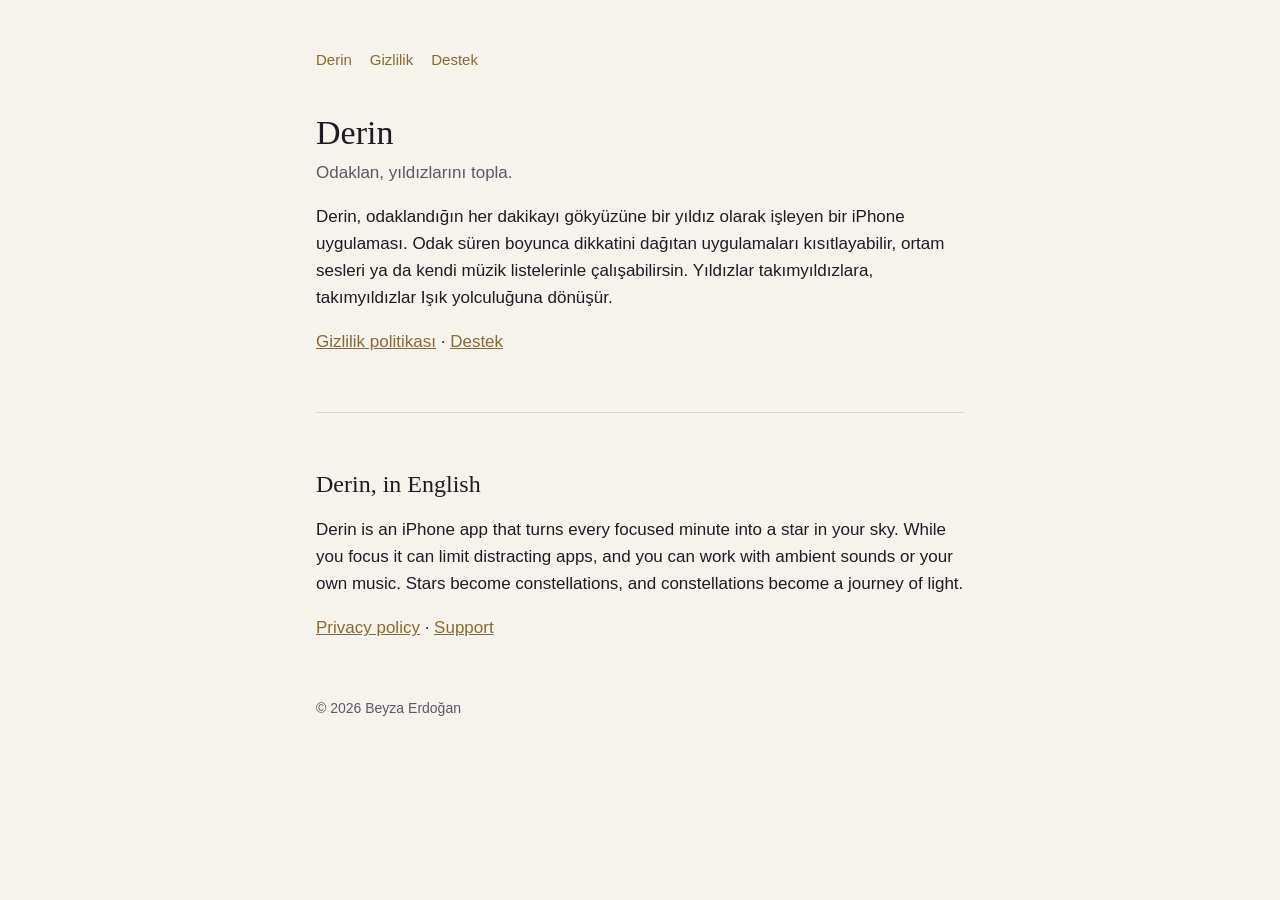
<file: site/index.html>
<!doctype html>
<html lang="tr">
<head>
<meta charset="utf-8">
<meta name="viewport" content="width=device-width, initial-scale=1">
<title>Derin</title>
<link rel="stylesheet" href="style.css">
</head>
<body>
<main>
<nav><a href="./">Derin</a><a href="gizlilik/">Gizlilik</a><a href="destek/">Destek</a></nav>
<h1>Derin</h1>
<p class="lead">Odaklan, yıldızlarını topla.</p>
<p>Derin, odaklandığın her dakikayı gökyüzüne bir yıldız olarak işleyen bir iPhone uygulaması. Odak süren boyunca dikkatini dağıtan uygulamaları kısıtlayabilir, ortam sesleri ya da kendi müzik listelerinle çalışabilirsin. Yıldızlar takımyıldızlara, takımyıldızlar Işık yolculuğuna dönüşür.</p>
<p><a href="gizlilik/">Gizlilik politikası</a> · <a href="destek/">Destek</a></p>
<hr>
<h2 lang="en">Derin, in English</h2>
<p lang="en">Derin is an iPhone app that turns every focused minute into a star in your sky. While you focus it can limit distracting apps, and you can work with ambient sounds or your own music. Stars become constellations, and constellations become a journey of light.</p>
<p lang="en"><a href="gizlilik/#en">Privacy policy</a> · <a href="destek/#en">Support</a></p>
<footer>© 2026 Beyza Erdoğan</footer>
</main>
</body>
</html>
</file>
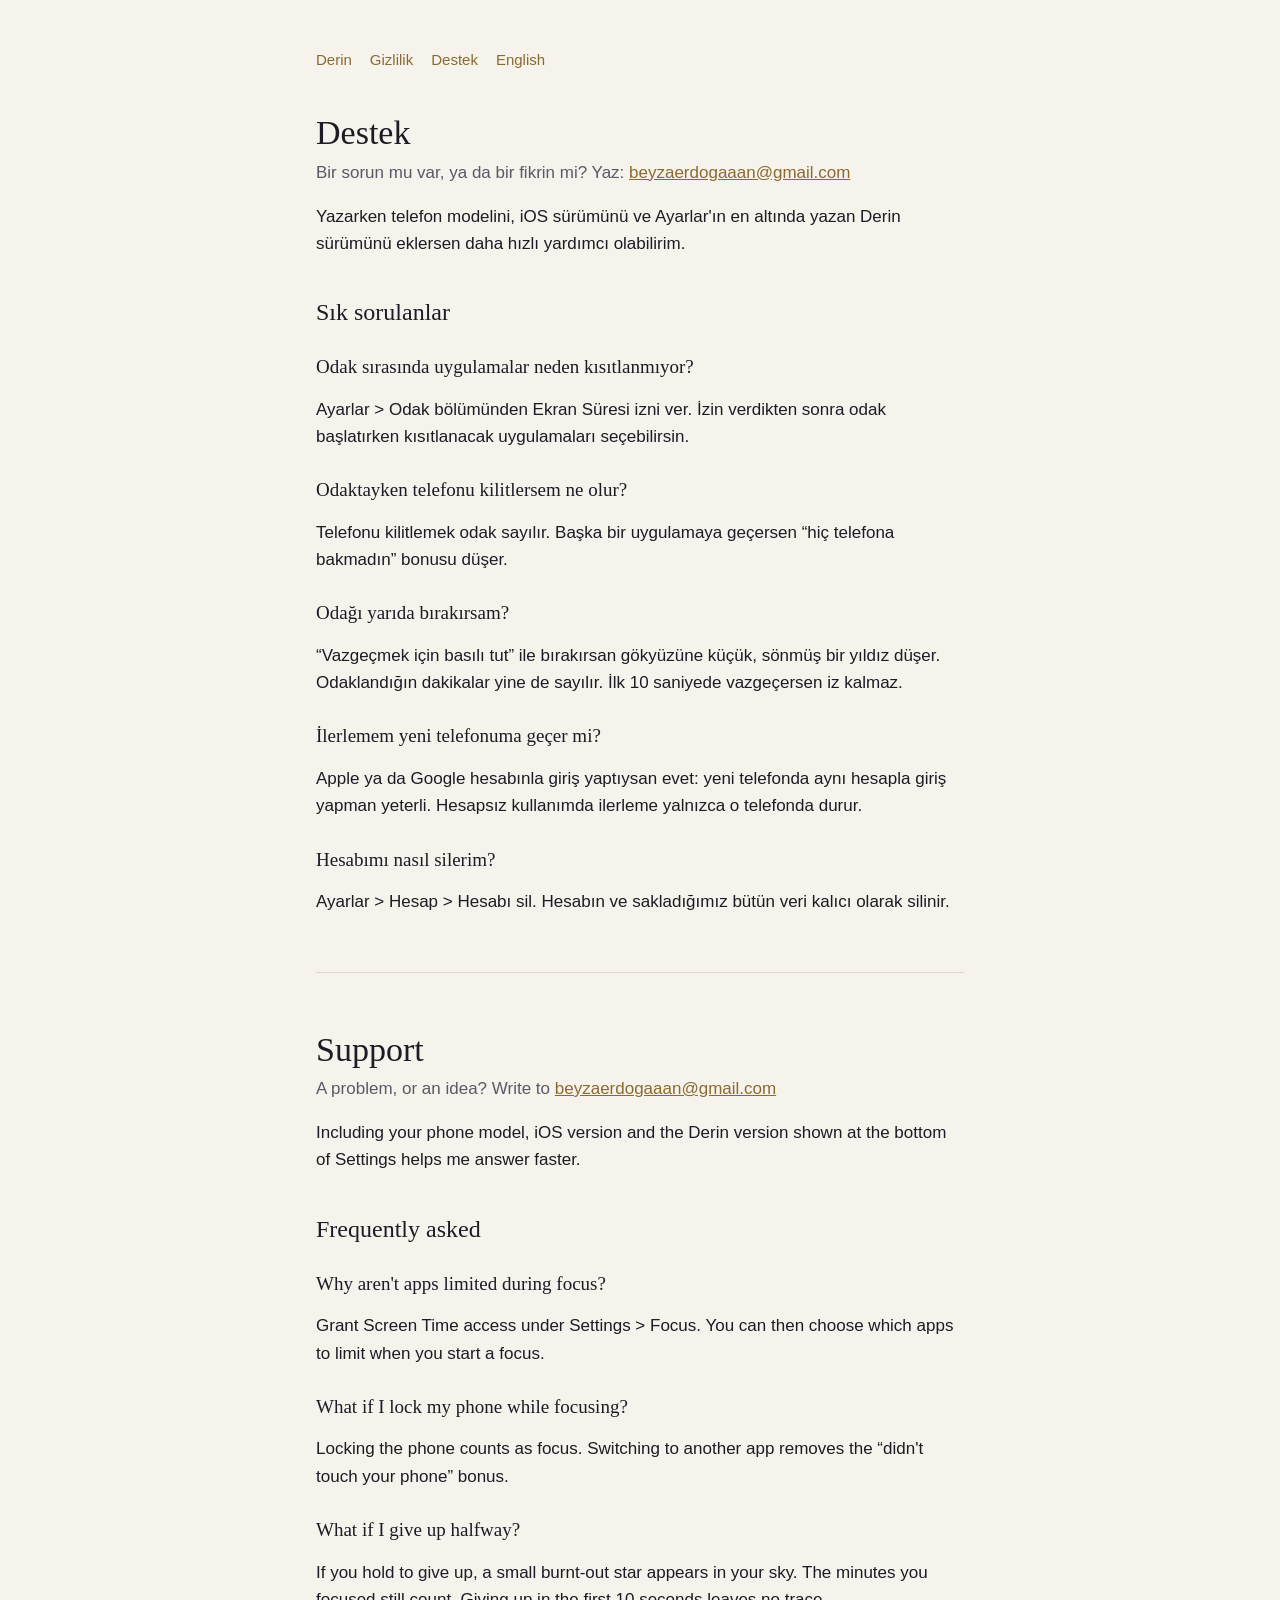
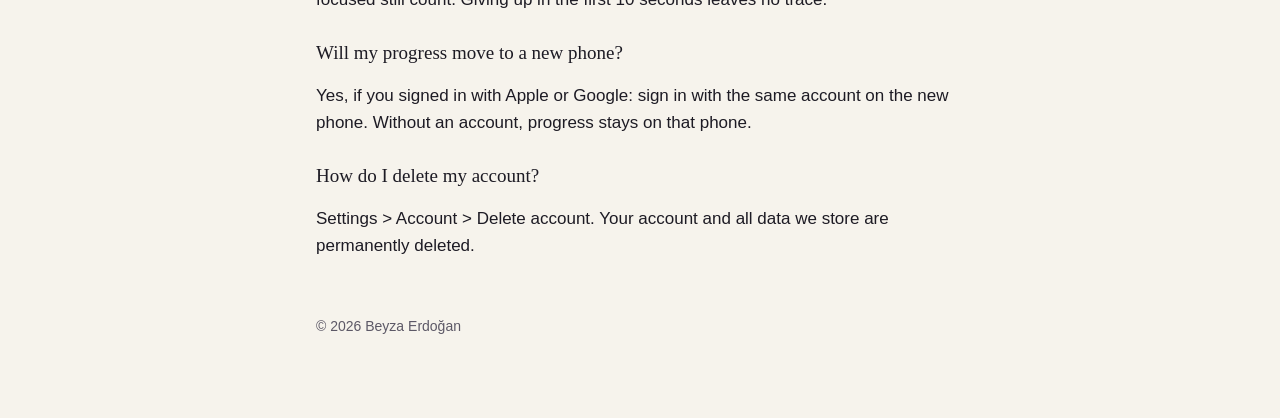
<file: site/destek/index.html>
<!doctype html>
<html lang="tr">
<head>
<meta charset="utf-8">
<meta name="viewport" content="width=device-width, initial-scale=1">
<title>Derin Destek</title>
<link rel="stylesheet" href="../style.css">
</head>
<body>
<main>
<nav><a href="../">Derin</a><a href="../gizlilik/">Gizlilik</a><a href="./">Destek</a><a href="#en">English</a></nav>
<h1>Destek</h1>
<p class="lead">Bir sorun mu var, ya da bir fikrin mi? Yaz: <a href="mailto:beyzaerdogaaan@gmail.com?subject=Derin">beyzaerdogaaan@gmail.com</a></p>
<p>Yazarken telefon modelini, iOS sürümünü ve Ayarlar'ın en altında yazan Derin sürümünü eklersen daha hızlı yardımcı olabilirim.</p>

<h2>Sık sorulanlar</h2>
<h3>Odak sırasında uygulamalar neden kısıtlanmıyor?</h3>
<p>Ayarlar &gt; Odak bölümünden Ekran Süresi izni ver. İzin verdikten sonra odak başlatırken kısıtlanacak uygulamaları seçebilirsin.</p>
<h3>Odaktayken telefonu kilitlersem ne olur?</h3>
<p>Telefonu kilitlemek odak sayılır. Başka bir uygulamaya geçersen “hiç telefona bakmadın” bonusu düşer.</p>
<h3>Odağı yarıda bırakırsam?</h3>
<p>“Vazgeçmek için basılı tut” ile bırakırsan gökyüzüne küçük, sönmüş bir yıldız düşer. Odaklandığın dakikalar yine de sayılır. İlk 10 saniyede vazgeçersen iz kalmaz.</p>
<h3>İlerlemem yeni telefonuma geçer mi?</h3>
<p>Apple ya da Google hesabınla giriş yaptıysan evet: yeni telefonda aynı hesapla giriş yapman yeterli. Hesapsız kullanımda ilerleme yalnızca o telefonda durur.</p>
<h3>Hesabımı nasıl silerim?</h3>
<p>Ayarlar &gt; Hesap &gt; Hesabı sil. Hesabın ve sakladığımız bütün veri kalıcı olarak silinir.</p>

<hr>

<h1 id="en" lang="en">Support</h1>
<div lang="en">
<p class="lead">A problem, or an idea? Write to <a href="mailto:beyzaerdogaaan@gmail.com?subject=Derin">beyzaerdogaaan@gmail.com</a></p>
<p>Including your phone model, iOS version and the Derin version shown at the bottom of Settings helps me answer faster.</p>
<h2>Frequently asked</h2>
<h3>Why aren't apps limited during focus?</h3>
<p>Grant Screen Time access under Settings &gt; Focus. You can then choose which apps to limit when you start a focus.</p>
<h3>What if I lock my phone while focusing?</h3>
<p>Locking the phone counts as focus. Switching to another app removes the “didn't touch your phone” bonus.</p>
<h3>What if I give up halfway?</h3>
<p>If you hold to give up, a small burnt-out star appears in your sky. The minutes you focused still count. Giving up in the first 10 seconds leaves no trace.</p>
<h3>Will my progress move to a new phone?</h3>
<p>Yes, if you signed in with Apple or Google: sign in with the same account on the new phone. Without an account, progress stays on that phone.</p>
<h3>How do I delete my account?</h3>
<p>Settings &gt; Account &gt; Delete account. Your account and all data we store are permanently deleted.</p>
</div>
<footer>© 2026 Beyza Erdoğan</footer>
</main>
</body>
</html>
</file>
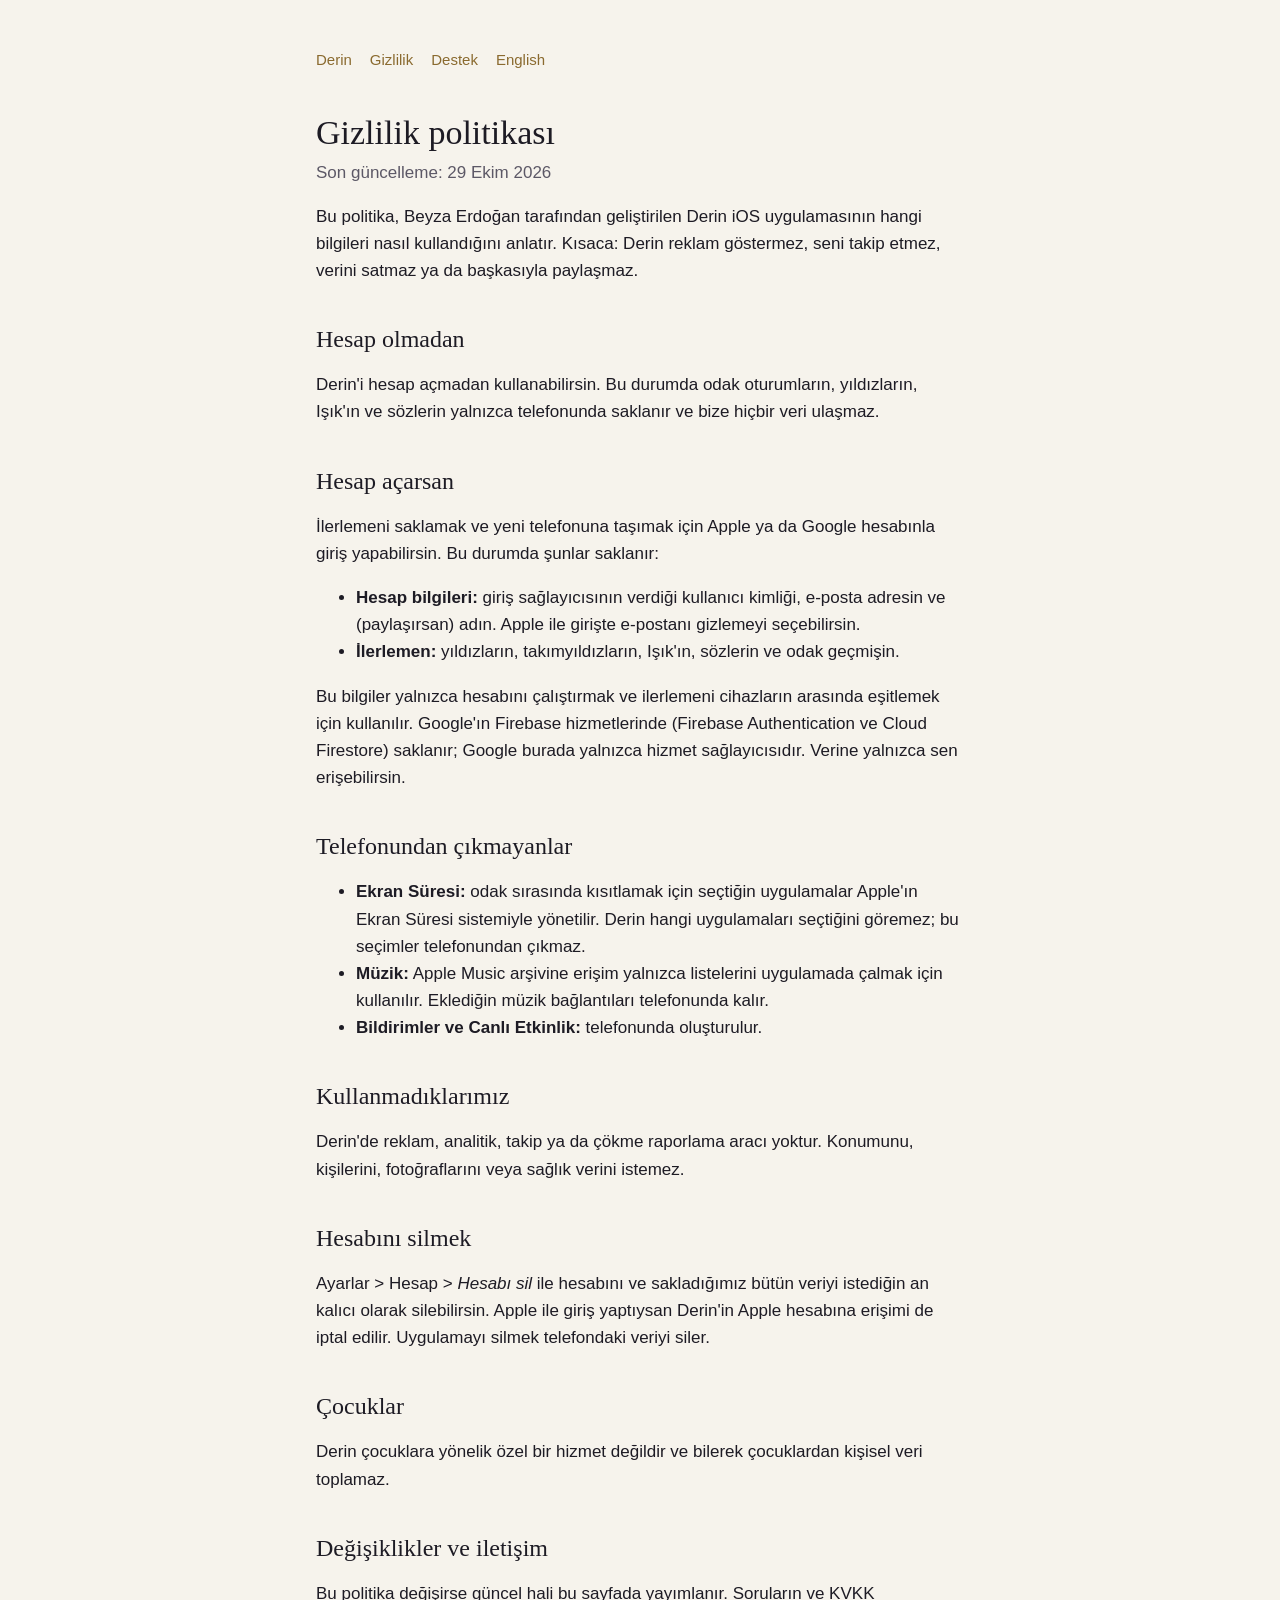
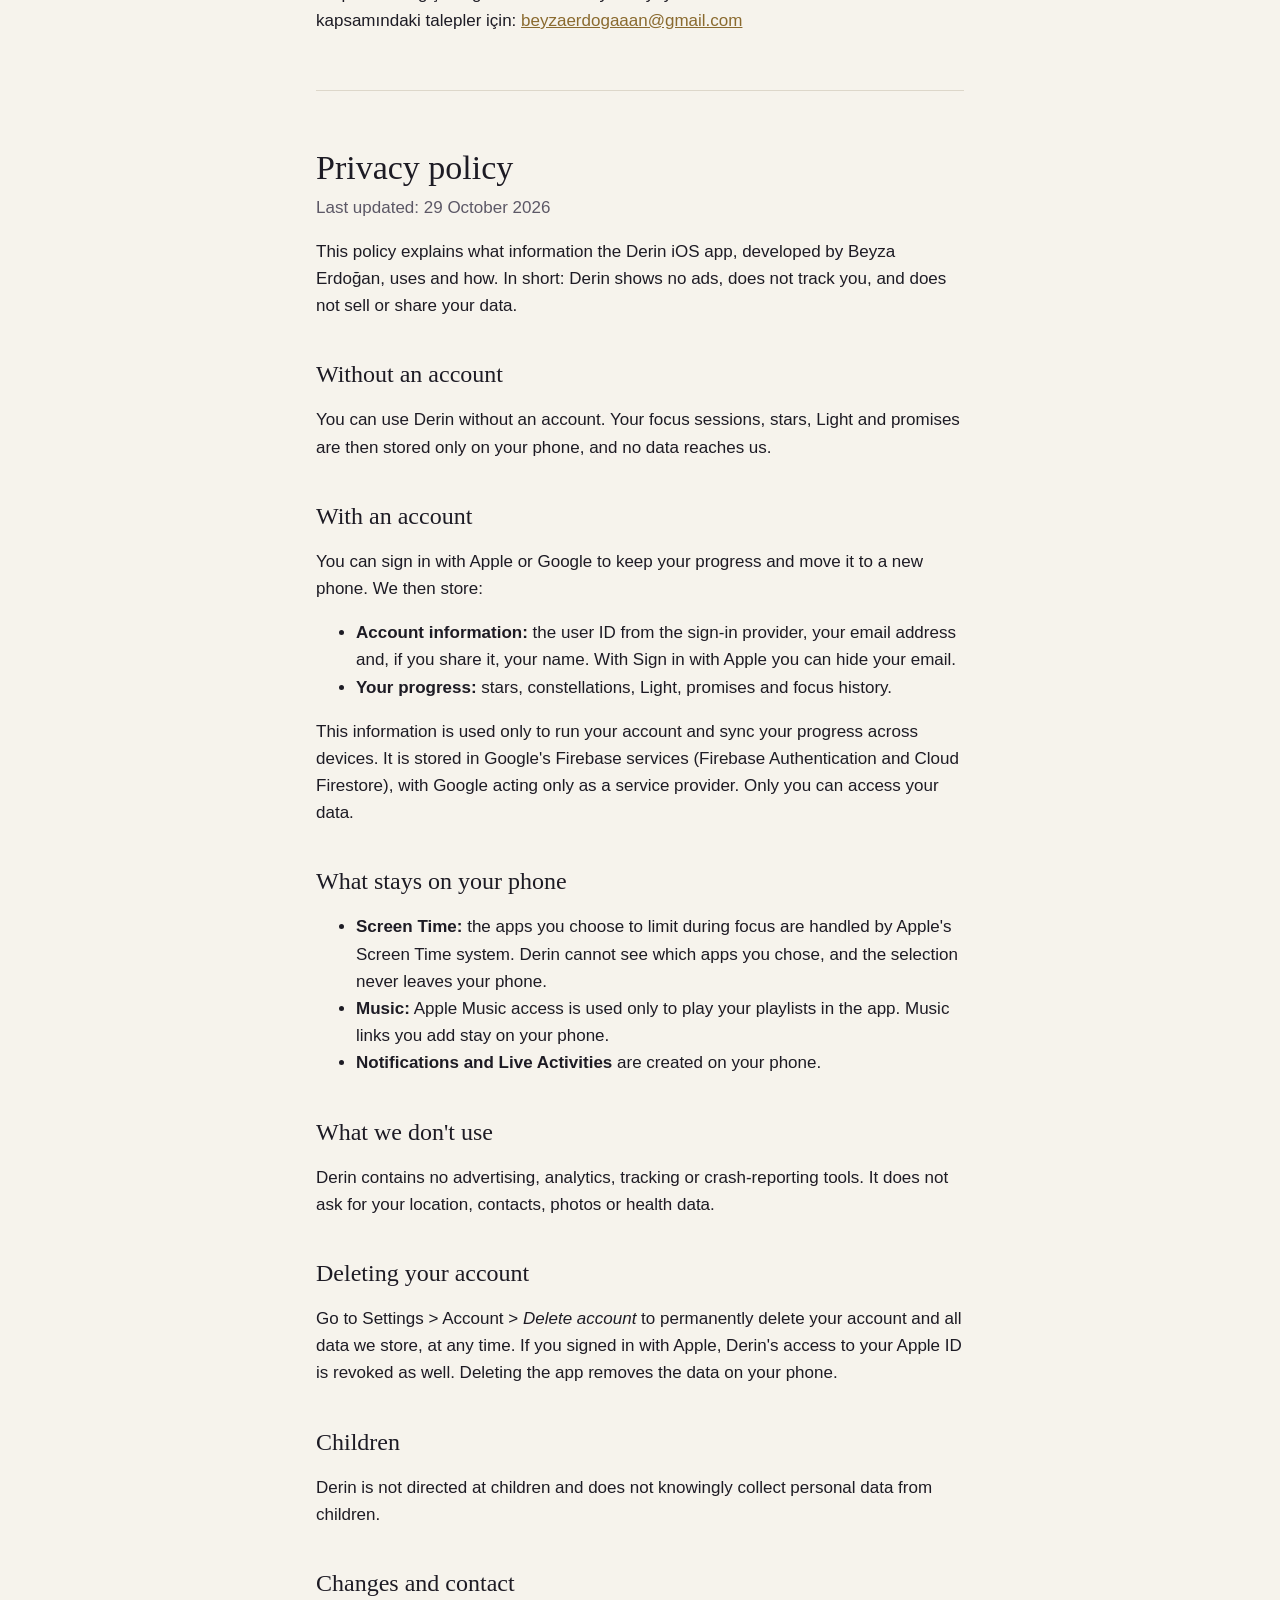
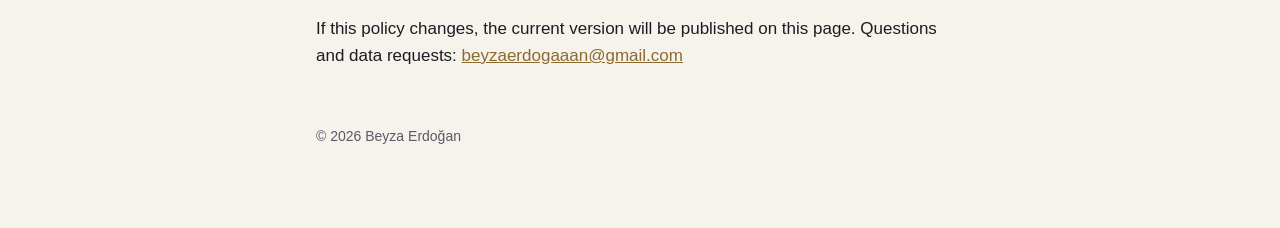
<file: site/gizlilik/index.html>
<!doctype html>
<html lang="tr">
<head>
<meta charset="utf-8">
<meta name="viewport" content="width=device-width, initial-scale=1">
<title>Derin Gizlilik Politikası</title>
<link rel="stylesheet" href="../style.css">
</head>
<body>
<main>
<nav><a href="../">Derin</a><a href="./">Gizlilik</a><a href="../destek/">Destek</a><a href="#en">English</a></nav>
<h1>Gizlilik politikası</h1>
<p class="lead">Son güncelleme: 29 Ekim 2026</p>

<p>Bu politika, Beyza Erdoğan tarafından geliştirilen Derin iOS uygulamasının hangi bilgileri nasıl kullandığını anlatır. Kısaca: Derin reklam göstermez, seni takip etmez, verini satmaz ya da başkasıyla paylaşmaz.</p>

<h2>Hesap olmadan</h2>
<p>Derin'i hesap açmadan kullanabilirsin. Bu durumda odak oturumların, yıldızların, Işık'ın ve sözlerin yalnızca telefonunda saklanır ve bize hiçbir veri ulaşmaz.</p>

<h2>Hesap açarsan</h2>
<p>İlerlemeni saklamak ve yeni telefonuna taşımak için Apple ya da Google hesabınla giriş yapabilirsin. Bu durumda şunlar saklanır:</p>
<ul>
<li><strong>Hesap bilgileri:</strong> giriş sağlayıcısının verdiği kullanıcı kimliği, e-posta adresin ve (paylaşırsan) adın. Apple ile girişte e-postanı gizlemeyi seçebilirsin.</li>
<li><strong>İlerlemen:</strong> yıldızların, takımyıldızların, Işık'ın, sözlerin ve odak geçmişin.</li>
</ul>
<p>Bu bilgiler yalnızca hesabını çalıştırmak ve ilerlemeni cihazların arasında eşitlemek için kullanılır. Google'ın Firebase hizmetlerinde (Firebase Authentication ve Cloud Firestore) saklanır; Google burada yalnızca hizmet sağlayıcısıdır. Verine yalnızca sen erişebilirsin.</p>

<h2>Telefonundan çıkmayanlar</h2>
<ul>
<li><strong>Ekran Süresi:</strong> odak sırasında kısıtlamak için seçtiğin uygulamalar Apple'ın Ekran Süresi sistemiyle yönetilir. Derin hangi uygulamaları seçtiğini göremez; bu seçimler telefonundan çıkmaz.</li>
<li><strong>Müzik:</strong> Apple Music arşivine erişim yalnızca listelerini uygulamada çalmak için kullanılır. Eklediğin müzik bağlantıları telefonunda kalır.</li>
<li><strong>Bildirimler ve Canlı Etkinlik:</strong> telefonunda oluşturulur.</li>
</ul>

<h2>Kullanmadıklarımız</h2>
<p>Derin'de reklam, analitik, takip ya da çökme raporlama aracı yoktur. Konumunu, kişilerini, fotoğraflarını veya sağlık verini istemez.</p>

<h2>Hesabını silmek</h2>
<p>Ayarlar &gt; Hesap &gt; <em>Hesabı sil</em> ile hesabını ve sakladığımız bütün veriyi istediğin an kalıcı olarak silebilirsin. Apple ile giriş yaptıysan Derin'in Apple hesabına erişimi de iptal edilir. Uygulamayı silmek telefondaki veriyi siler.</p>

<h2>Çocuklar</h2>
<p>Derin çocuklara yönelik özel bir hizmet değildir ve bilerek çocuklardan kişisel veri toplamaz.</p>

<h2>Değişiklikler ve iletişim</h2>
<p>Bu politika değişirse güncel hali bu sayfada yayımlanır. Soruların ve KVKK kapsamındaki talepler için: <a href="mailto:beyzaerdogaaan@gmail.com">beyzaerdogaaan@gmail.com</a></p>

<hr>

<h1 id="en" lang="en">Privacy policy</h1>
<div lang="en">
<p class="lead">Last updated: 29 October 2026</p>

<p>This policy explains what information the Derin iOS app, developed by Beyza Erdoğan, uses and how. In short: Derin shows no ads, does not track you, and does not sell or share your data.</p>

<h2>Without an account</h2>
<p>You can use Derin without an account. Your focus sessions, stars, Light and promises are then stored only on your phone, and no data reaches us.</p>

<h2>With an account</h2>
<p>You can sign in with Apple or Google to keep your progress and move it to a new phone. We then store:</p>
<ul>
<li><strong>Account information:</strong> the user ID from the sign-in provider, your email address and, if you share it, your name. With Sign in with Apple you can hide your email.</li>
<li><strong>Your progress:</strong> stars, constellations, Light, promises and focus history.</li>
</ul>
<p>This information is used only to run your account and sync your progress across devices. It is stored in Google's Firebase services (Firebase Authentication and Cloud Firestore), with Google acting only as a service provider. Only you can access your data.</p>

<h2>What stays on your phone</h2>
<ul>
<li><strong>Screen Time:</strong> the apps you choose to limit during focus are handled by Apple's Screen Time system. Derin cannot see which apps you chose, and the selection never leaves your phone.</li>
<li><strong>Music:</strong> Apple Music access is used only to play your playlists in the app. Music links you add stay on your phone.</li>
<li><strong>Notifications and Live Activities</strong> are created on your phone.</li>
</ul>

<h2>What we don't use</h2>
<p>Derin contains no advertising, analytics, tracking or crash-reporting tools. It does not ask for your location, contacts, photos or health data.</p>

<h2>Deleting your account</h2>
<p>Go to Settings &gt; Account &gt; <em>Delete account</em> to permanently delete your account and all data we store, at any time. If you signed in with Apple, Derin's access to your Apple ID is revoked as well. Deleting the app removes the data on your phone.</p>

<h2>Children</h2>
<p>Derin is not directed at children and does not knowingly collect personal data from children.</p>

<h2>Changes and contact</h2>
<p>If this policy changes, the current version will be published on this page. Questions and data requests: <a href="mailto:beyzaerdogaaan@gmail.com">beyzaerdogaaan@gmail.com</a></p>
</div>
<footer>© 2026 Beyza Erdoğan</footer>
</main>
</body>
</html>
</file>
<file: site/style.css>
:root { --bg: #f6f3ec; --ink: #1d1b24; --soft: #5c5866; --line: #ddd7ca; --accent: #8a6a2f; }
@media (prefers-color-scheme: dark) { :root { --bg: #0b0d16; --ink: #ece7dc; --soft: #a19cab; --line: #262a38; --accent: #d8b76a; } }
* { box-sizing: border-box; }
body { margin: 0; background: var(--bg); color: var(--ink); font: 17px/1.6 -apple-system, BlinkMacSystemFont, "Segoe UI", sans-serif; }
main { max-width: 680px; margin: 0 auto; padding: 48px 16px 80px; }
h1, h2, h3 { font-family: "New York", Georgia, serif; font-weight: 500; line-height: 1.25; }
h1 { font-size: 34px; margin: 0 0 4px; }
h2 { font-size: 24px; margin: 40px 0 8px; }
h3 { font-size: 19px; margin: 28px 0 4px; }
p.lead { color: var(--soft); margin-top: 0; }
a { color: var(--accent); }
nav { display: flex; gap: 18px; font-size: 15px; margin-bottom: 40px; }
nav a { text-decoration: none; }
hr { border: 0; border-top: 1px solid var(--line); margin: 56px 0; }
footer { color: var(--soft); font-size: 14px; margin-top: 56px; }
</file>
